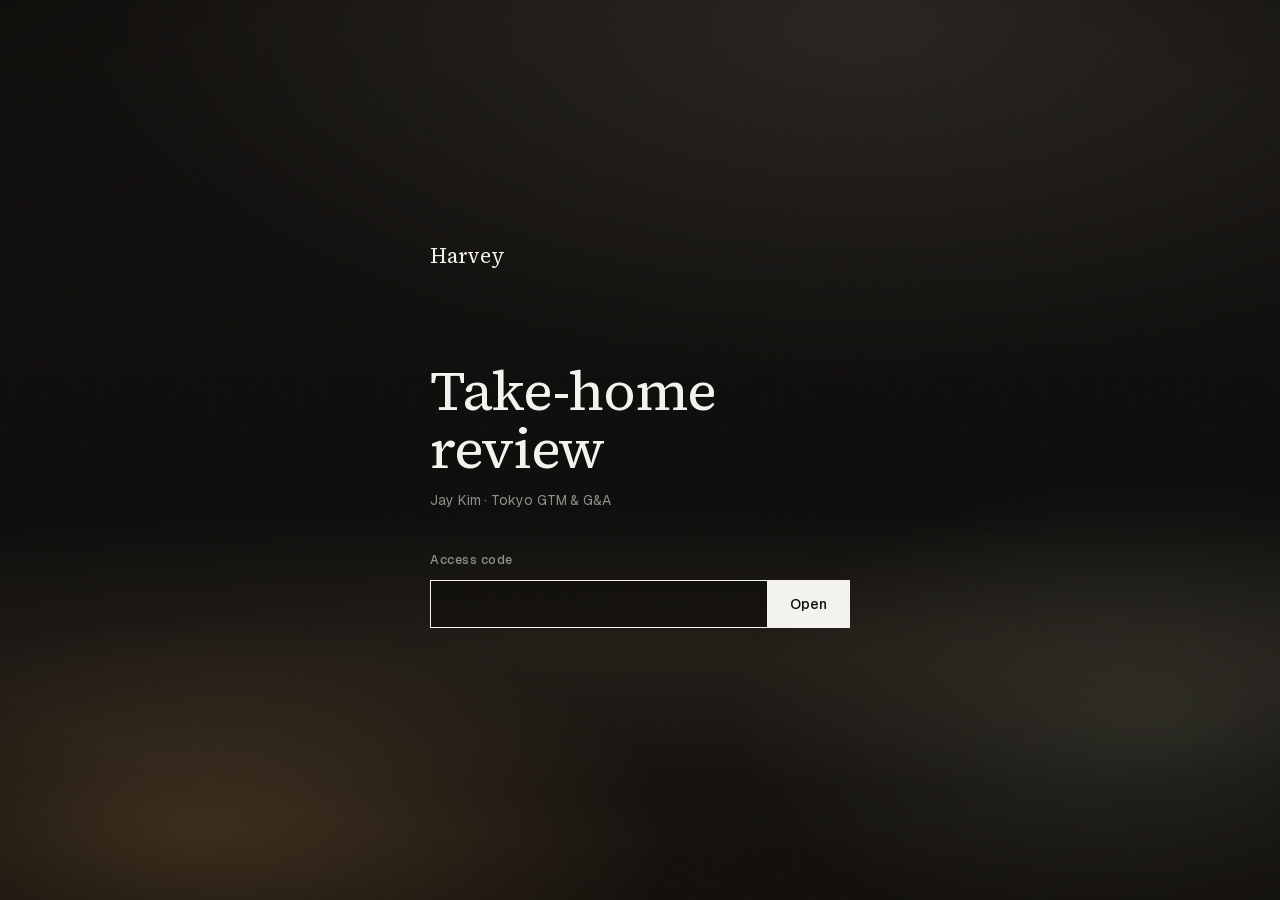
<file: index.html>
<!doctype html>
<html lang="en">
<head>
  <meta charset="utf-8">
  <meta name="viewport" content="width=device-width, initial-scale=1, viewport-fit=cover">
  <meta name="robots" content="noindex, nofollow">
  <meta name="color-scheme" content="dark">
  <meta name="theme-color" content="#0F0E0D">
  <title>Hiring the first Japan GTM team · Jay Kim</title>
  <meta name="description" content="Take-home exercise review for Harvey Tokyo: intake, sourcing and outreach for the first Japan go-to-market hires.">
  <link rel="preload" href="fonts/source-serif-4.woff2" as="font" type="font/woff2" crossorigin>
  <link rel="preload" href="fonts/geist.woff2" as="font" type="font/woff2" crossorigin>
  <link rel="stylesheet" href="styles.css?v=12">
  <!--
    Access gate: a door, not a vault (the repo is public, so the page source is readable by anyone who looks).
    Only SHA-256("jay-kim-harvey-take-home:" + code) lives here, never the code. To change the code, put the new
    digest in this meta tag (recipe in README.md). The boot script below sets data-gate before first paint.
  -->
  <meta name="gate-digest" content="06ed3f16dd035db2b1cabec13378b603ae20d500277765a17dc924a43e811d98">
  <script>
    (function () {
      var d = document.documentElement;
      var want = document.querySelector('meta[name="gate-digest"]').content;
      var open = false;
      try { open = localStorage.getItem("jk-harvey-take-home-gate") === want; } catch (e) {}
      d.setAttribute("data-gate", open ? "open" : "locked");
    })();
  </script>
</head>
<body data-tone="dusk">
  <!-- Painted ground: abstract dusk landscape in CSS, one layer per tone, cross-faded as slides change. -->
  <div class="ground" aria-hidden="true">
    <div class="ground__layer" data-tone="dusk"></div>
    <div class="ground__layer" data-tone="smoke"></div>
    <div class="ground__layer" data-tone="moss"></div>
    <div class="ground__layer" data-tone="ochre"></div>
    <div class="ground__layer" data-tone="slate"></div>
    <div class="ground__grain"></div>
    <div class="ground__vignette"></div>
  </div>

  <div class="gate" id="gate" role="dialog" aria-modal="true" aria-labelledby="gate-title">
    <form class="gate__panel" id="gate-form" autocomplete="off" novalidate>
      <p class="gate__brand">Harvey</p>
      <h1 class="gate__title" id="gate-title">Take-home review</h1>
      <p class="gate__sub">Jay Kim · Tokyo GTM &amp; G&amp;A</p>
      <label class="gate__label" for="gate-code">Access code</label>
      <div class="gate__row">
        <input class="gate__input" id="gate-code" name="code" type="password" inputmode="numeric" autocomplete="off" spellcheck="false" required>
        <button class="gate__btn" type="submit">Open</button>
      </div>
      <p class="gate__error" id="gate-error" role="alert" aria-live="assertive"></p>
      <noscript><p class="gate__error">This review needs JavaScript to open.</p></noscript>
    </form>
  </div>

  <header class="bar">
    <a class="bar__brand" href="#1" aria-label="Back to the first slide">Harvey</a>
    <p class="bar__meta"><span>Tokyo GTM &amp; G&amp;A</span><span class="bar__dot" aria-hidden="true"></span><span>Take-home review</span></p>
    <div class="bar__progress" aria-hidden="true"><i></i></div>
  </header>

  <main class="deck" id="deck" aria-live="polite"></main>

  <nav class="tabs" aria-label="Slides">
    <div class="tabs__track" role="tablist" aria-label="Jump to a slide">
      <span class="tabs__ink" aria-hidden="true"></span>
    </div>
    <div class="tabs__ctrl">
      <span class="tabs__count" aria-live="polite"></span>
      <button class="ctl" type="button" data-step="-1" aria-label="Previous slide">←</button>
      <button class="ctl" type="button" data-step="1" aria-label="Next slide">→</button>
    </div>
  </nav>

  <aside class="notes-panel" id="notes" aria-label="Speaker notes" aria-hidden="true">
    <p class="notes-panel__label">Speaker notes</p>
    <p class="notes-panel__body"></p>
  </aside>

  <p class="keys" aria-hidden="true"><kbd>←</kbd><kbd>→</kbd> move <span>·</span> <kbd>1</kbd>–<kbd>9</kbd> jump <span>·</span> <kbd>N</kbd> notes <span>·</span> <kbd>F</kbd> full screen</p>

  <script src="app.js?v=12" defer></script>
</body>
</html>
</file>
<file: styles.css>
/*
  Harvey take-home review, slide site.
  Look follows harvey.ai as measured in sites/career/harvey/docs/harvey/job-description.md ("Look"):
  warm near-black grounds, monochrome, serif headlines at 400 with tight tracking, sans for everything else,
  square corners, 1px hairlines, no shadows, painterly dark panels (rebuilt here in CSS, no artwork copied).
  Open stand-in faces: Source Serif 4 (headlines) and Geist (text), both SIL OFL.
*/

@font-face {
  font-family: "Source Serif 4";
  src: url("fonts/source-serif-4.woff2") format("woff2");
  font-weight: 400 600;
  font-style: normal;
  font-display: swap;
}
@font-face {
  font-family: "Geist";
  src: url("fonts/geist.woff2") format("woff2");
  font-weight: 100 900;
  font-style: normal;
  font-display: swap;
}

:root {
  --ink: #0f0e0d;
  --ink-2: #1f1d1a;
  --on-dark: #f4f2ee;
  --on-dark-2: rgba(244, 242, 238, 0.78);
  --muted: rgba(244, 242, 238, 0.56);
  --faint: rgba(244, 242, 238, 0.34);
  --hair: rgba(244, 242, 238, 0.14);
  --hair-strong: rgba(244, 242, 238, 0.32);
  --surface: rgba(244, 242, 238, 0.035);
  --surface-hover: rgba(244, 242, 238, 0.065);

  --serif: "Source Serif 4", "Hiragino Mincho ProN", "Yu Mincho", Georgia, serif;
  --sans: "Geist", "Hiragino Sans", "Yu Gothic", system-ui, -apple-system, "Helvetica Neue", Arial, sans-serif;

  --ease: cubic-bezier(0.22, 0.61, 0.12, 1);
  --ease-out: cubic-bezier(0.16, 1, 0.3, 1);
  --gutter: clamp(20px, 6vw, 96px);
  --bar-h: 64px;
  --tabs-h: 58px;
}

*,
*::before,
*::after {
  box-sizing: border-box;
}

html,
body {
  margin: 0;
  height: 100%;
}

body {
  display: grid;
  grid-template-rows: var(--bar-h) minmax(0, 1fr) var(--tabs-h);
  grid-template-columns: minmax(0, 1fr);
  height: 100dvh;
  overflow: hidden;
  background: var(--ink);
  color: var(--on-dark);
  font-family: var(--sans);
  font-size: 16px;
  line-height: 1.5;
  letter-spacing: -0.005em;
  -webkit-font-smoothing: antialiased;
  text-rendering: optimizeLegibility;
}

button {
  font: inherit;
  color: inherit;
}

:focus-visible {
  outline: 1px solid var(--on-dark);
  outline-offset: 3px;
}

/* ------------------------------------------------------------------ painted ground */
.ground {
  position: fixed;
  inset: 0;
  z-index: 0;
  overflow: hidden;
  pointer-events: none;
  background: var(--ink);
}
.ground__layer {
  position: absolute;
  inset: -12%;
  opacity: 0;
  transition: opacity 1.8s var(--ease);
  animation: drift 48s ease-in-out infinite alternate;
  will-change: opacity, transform;
}
body[data-tone="dusk"] .ground__layer[data-tone="dusk"],
body[data-tone="smoke"] .ground__layer[data-tone="smoke"],
body[data-tone="moss"] .ground__layer[data-tone="moss"],
body[data-tone="ochre"] .ground__layer[data-tone="ochre"],
body[data-tone="slate"] .ground__layer[data-tone="slate"] {
  opacity: 1;
}

/* Each tone: a low horizon glow, a far ridge of haze, a smoky sky, over the warm near-black. */
.ground__layer[data-tone="dusk"] {
  background:
    radial-gradient(42% 26% at 22% 84%, rgba(184, 134, 78, 0.26), transparent 72%),
    radial-gradient(120% 18% at 50% 68%, rgba(206, 172, 122, 0.09), transparent 70%),
    radial-gradient(38% 30% at 82% 74%, rgba(98, 104, 88, 0.24), transparent 70%),
    radial-gradient(70% 46% at 64% 12%, rgba(70, 64, 56, 0.42), transparent 70%),
    linear-gradient(180deg, #13110f 0%, #0f0e0d 58%, #17130e 100%);
}
.ground__layer[data-tone="smoke"] {
  background:
    radial-gradient(52% 34% at 76% 22%, rgba(120, 118, 112, 0.22), transparent 70%),
    radial-gradient(46% 30% at 14% 78%, rgba(86, 84, 80, 0.26), transparent 72%),
    radial-gradient(120% 16% at 50% 70%, rgba(170, 164, 152, 0.07), transparent 70%),
    linear-gradient(180deg, #121211 0%, #0f0e0d 60%, #131211 100%);
}
.ground__layer[data-tone="moss"] {
  background:
    radial-gradient(48% 32% at 80% 80%, rgba(96, 112, 88, 0.3), transparent 70%),
    radial-gradient(40% 28% at 12% 26%, rgba(78, 90, 74, 0.22), transparent 72%),
    radial-gradient(120% 16% at 50% 72%, rgba(150, 164, 132, 0.08), transparent 70%),
    linear-gradient(180deg, #10110f 0%, #0f0e0d 60%, #111310 100%);
}
.ground__layer[data-tone="ochre"] {
  background:
    radial-gradient(46% 30% at 74% 82%, rgba(176, 132, 70, 0.28), transparent 70%),
    radial-gradient(44% 30% at 20% 20%, rgba(120, 96, 62, 0.2), transparent 72%),
    radial-gradient(120% 16% at 50% 70%, rgba(210, 176, 118, 0.08), transparent 70%),
    linear-gradient(180deg, #14110d 0%, #0f0e0d 60%, #16120c 100%);
}
.ground__layer[data-tone="slate"] {
  background:
    radial-gradient(50% 34% at 20% 80%, rgba(92, 100, 108, 0.26), transparent 70%),
    radial-gradient(42% 28% at 82% 22%, rgba(118, 112, 102, 0.2), transparent 72%),
    radial-gradient(120% 16% at 50% 70%, rgba(160, 168, 172, 0.07), transparent 70%),
    linear-gradient(180deg, #111213 0%, #0f0e0d 60%, #121314 100%);
}
@keyframes drift {
  from {
    transform: translate3d(-1.5%, 0.5%, 0) scale(1.02);
  }
  to {
    transform: translate3d(1.5%, -1%, 0) scale(1.06);
  }
}
/* Canvas-like texture: fractal noise, very low contrast. */
.ground__grain {
  position: absolute;
  inset: 0;
  opacity: 0.09;
  mix-blend-mode: soft-light;
  background-image: url("data:image/svg+xml;utf8,<svg xmlns='http://www.w3.org/2000/svg' width='240' height='240'><filter id='n'><feTurbulence type='fractalNoise' baseFrequency='0.8' numOctaves='3' stitchTiles='stitch'/><feColorMatrix values='0 0 0 0 1  0 0 0 0 1  0 0 0 0 1  0 0 0 0.9 0'/></filter><rect width='100%' height='100%' filter='url(%23n)'/></svg>");
}
.ground__vignette {
  position: absolute;
  inset: 0;
  background: radial-gradient(120% 90% at 50% 45%, transparent 55%, rgba(0, 0, 0, 0.5) 100%);
}

/* ------------------------------------------------------------------ top bar */
.bar {
  position: relative;
  z-index: 3;
  display: flex;
  align-items: center;
  justify-content: space-between;
  gap: 24px;
  padding: 0 var(--gutter);
}
.bar__brand {
  font-family: var(--serif);
  font-size: 21px;
  font-weight: 400;
  letter-spacing: -0.01em;
  color: var(--on-dark);
  text-decoration: none;
}
.bar__meta {
  display: flex;
  align-items: center;
  gap: 12px;
  margin: 0;
  font-size: 12.5px;
  font-weight: 500;
  letter-spacing: 0.01em;
  color: var(--muted);
}
.bar__dot {
  width: 3px;
  height: 3px;
  background: var(--faint);
}
.bar__progress {
  position: absolute;
  left: var(--gutter);
  right: var(--gutter);
  bottom: 0;
  height: 1px;
  background: var(--hair);
}
.bar__progress i {
  display: block;
  height: 100%;
  background: var(--on-dark-2);
  transform: scaleX(0);
  transform-origin: left center;
  transition: transform 0.9s var(--ease-out);
}

/* ------------------------------------------------------------------ deck and slides */
.deck {
  position: relative;
  z-index: 2;
  min-height: 0;
}
.slide {
  position: absolute;
  inset: 0;
  display: grid;
  align-items: safe center;
  padding: clamp(20px, 4vh, 56px) var(--gutter);
  overflow-x: hidden;
  overflow-y: auto;
  scrollbar-width: thin;
  scrollbar-color: var(--hair) transparent;
  opacity: 0;
  visibility: hidden;
  pointer-events: none;
  filter: blur(6px);
  transform: translate3d(0, 32px, 0);
  transition:
    opacity 0.6s var(--ease),
    transform 0.9s var(--ease-out),
    filter 0.6s var(--ease),
    visibility 0s linear 0.9s;
}
.slide.is-before {
  transform: translate3d(0, -32px, 0);
}
.slide.is-active {
  opacity: 1;
  visibility: visible;
  pointer-events: auto;
  filter: none;
  transform: none;
  transition:
    opacity 0.8s var(--ease) 0.12s,
    transform 1.1s var(--ease-out) 0.12s,
    filter 0.8s var(--ease) 0.12s,
    visibility 0s linear 0s;
}
.slide__inner {
  width: 100%;
  min-width: 0;
  max-width: 1280px;
  margin: 0 auto;
}

/* staged reveals: --d is set per slide in DOM order by app.js */
[data-reveal] {
  opacity: 0;
  transform: translate3d(0, 14px, 0);
  transition:
    opacity 0.5s var(--ease),
    transform 0.6s var(--ease-out);
}
.is-active [data-reveal] {
  opacity: 1;
  transform: none;
  transition:
    opacity 0.9s var(--ease) calc(0.3s + var(--d, 0) * 0.09s),
    transform 1.1s var(--ease-out) calc(0.3s + var(--d, 0) * 0.09s);
}
.line {
  display: block;
  overflow: hidden;
  padding-bottom: 0.08em;
  margin-bottom: -0.08em;
}
.line > span {
  display: inline-block;
  transform: translate3d(0, 108%, 0);
  transition: transform 0.5s var(--ease);
}
.is-active .line > span {
  transform: none;
  transition: transform 1.2s var(--ease-out) calc(0.22s + var(--d, 0) * 0.1s);
}

/* shared type */
.eyebrow {
  display: flex;
  align-items: center;
  gap: 14px;
  margin: 0 0 22px;
  font-size: 12.5px;
  font-weight: 500;
  letter-spacing: 0.04em;
  color: var(--muted);
}
.eyebrow::before {
  content: "";
  width: 28px;
  height: 1px;
  background: currentColor;
}
.title {
  margin: 0;
  font-family: var(--serif);
  font-weight: 400;
  font-size: clamp(34px, 4.6vw, 68px);
  line-height: 1.05;
  letter-spacing: -0.022em;
}

/* ------------------------------------------------------------------ 01 cover */
.cover {
  display: grid;
  grid-template-rows: 1fr auto;
  height: 100%;
}
.cover__title {
  align-self: center;
  margin: 0;
  font-family: var(--serif);
  font-weight: 400;
  font-size: clamp(42px, 6.8vw, 108px);
  line-height: 1.02;
  letter-spacing: -0.026em;
}
.cover__foot {
  padding-bottom: clamp(4px, 2vh, 24px);
}
.rule {
  display: block;
  height: 1px;
  margin-bottom: 18px;
  background: var(--hair-strong);
  transform-origin: left center;
}
.is-active .rule[data-reveal] {
  transform: none;
}
.rule[data-reveal] {
  transform: scaleX(0);
}
.cover__meta {
  display: flex;
  flex-wrap: wrap;
  align-items: baseline;
  gap: 8px 22px;
  font-size: 15px;
  color: var(--muted);
}
.cover__meta strong {
  font-weight: 500;
  color: var(--on-dark);
}
.cover__right {
  margin-left: auto;
}

/* ------------------------------------------------------------------ 02 triad */
.head {
  margin-bottom: clamp(28px, 6vh, 64px);
}
.triad {
  display: grid;
  grid-template-columns: minmax(0, 1fr) auto minmax(0, 1fr) auto minmax(0, 1fr);
  align-items: stretch;
  gap: clamp(10px, 1.6vw, 24px);
  margin: 0;
  padding: 0;
  list-style: none;
}
.triad__cell {
  display: flex;
}
.triad__x {
  align-self: center;
  font-family: var(--serif);
  font-size: clamp(24px, 2.4vw, 34px);
  line-height: 1;
  color: var(--faint);
}
.is-active .triad__x[data-reveal] {
  transform: none;
}
.triad__x[data-reveal] {
  transform: rotate(-90deg) scale(0.6);
}
.card {
  position: relative;
  display: flex;
  color: inherit;
  text-decoration: none;
  flex-direction: column;
  width: 100%;
  min-height: clamp(240px, 38vh, 340px);
  padding: clamp(22px, 2.4vw, 34px);
  border: 1px solid var(--hair);
  border-radius: 0;
  background: var(--surface);
  text-align: left;
  cursor: pointer;
  -webkit-backdrop-filter: blur(6px);
  backdrop-filter: blur(6px);
  transition:
    border-color 0.4s var(--ease),
    background-color 0.4s var(--ease);
}
/* a hairline that draws across the top on hover, like the site's section rules */
.card::before {
  content: "";
  position: absolute;
  top: -1px;
  left: -1px;
  right: -1px;
  height: 1px;
  background: var(--on-dark);
  transform: scaleX(0);
  transform-origin: left center;
  transition: transform 0.7s var(--ease-out);
}
.card:hover,
.card:focus-visible {
  border-color: var(--hair-strong);
  background: var(--surface-hover);
}
.card:hover::before,
.card:focus-visible::before {
  transform: scaleX(1);
}
.card__part {
  font-size: 12.5px;
  font-weight: 500;
  letter-spacing: 0.04em;
  color: var(--muted);
}
.card__word {
  margin-top: clamp(18px, 3.4vh, 40px);
  font-family: var(--serif);
  font-size: clamp(30px, 3vw, 44px);
  line-height: 1.05;
  letter-spacing: -0.02em;
  color: var(--on-dark);
}
.card__q {
  margin-top: 14px;
  font-size: clamp(15px, 1.15vw, 17.5px);
  line-height: 1.5;
  color: var(--on-dark-2);
}
.card__go {
  display: inline-flex;
  align-items: center;
  gap: 10px;
  margin-top: auto;
  padding-top: 24px;
  font-size: 13px;
  font-weight: 500;
  color: var(--faint);
  transition: color 0.4s var(--ease);
}
.card__arrow {
  transition: transform 0.5s var(--ease-out);
}
.card:hover .card__go,
.card:focus-visible .card__go {
  color: var(--on-dark);
}
.card:hover .card__arrow,
.card:focus-visible .card__arrow {
  transform: translateX(4px);
}

/* ------------------------------------------------------------------ part openers */
.part {
  display: grid;
  grid-template-columns: minmax(0, 0.9fr) minmax(0, 1.3fr);
  align-items: end;
  gap: clamp(24px, 5vw, 80px);
}
.part__num {
  margin: 0;
  font-family: var(--serif);
  font-size: clamp(120px, 20vw, 300px);
  font-weight: 400;
  line-height: 0.8;
  letter-spacing: -0.05em;
  color: transparent;
  -webkit-text-stroke: 1px var(--hair-strong);
}
.part__word {
  margin: 0;
  font-family: var(--serif);
  font-weight: 400;
  font-size: clamp(56px, 8.4vw, 132px);
  line-height: 0.98;
  letter-spacing: -0.03em;
}
.part__q {
  max-width: 30ch;
  margin: clamp(18px, 3vh, 32px) 0 0;
  font-size: clamp(17px, 1.6vw, 23px);
  line-height: 1.45;
  color: var(--on-dark-2);
}

/* ------------------------------------------------------------------ tabs */
.tabs {
  position: relative;
  z-index: 3;
  display: flex;
  align-items: stretch;
  gap: 24px;
  padding: 0 var(--gutter);
}
.tabs::before {
  content: "";
  position: absolute;
  top: 0;
  left: var(--gutter);
  right: var(--gutter);
  height: 1px;
  background: var(--hair);
}
.tabs__track {
  position: relative;
  display: flex;
  flex: 1;
  min-width: 0;
  gap: clamp(18px, 2.4vw, 36px);
  overflow-x: auto;
  scrollbar-width: none;
}
.tabs__track::-webkit-scrollbar {
  display: none;
}
.tab {
  display: inline-flex;
  flex: none;
  align-items: center;
  gap: 10px;
  padding: 0;
  border: 0;
  background: none;
  font-size: 13px;
  font-weight: 500;
  color: var(--faint);
  white-space: nowrap;
  cursor: pointer;
  transition: color 0.35s var(--ease);
}
.tab__num {
  font-variant-numeric: tabular-nums;
  font-size: 11.5px;
  color: var(--faint);
  transition: color 0.35s var(--ease);
}
.tab:hover {
  color: var(--on-dark-2);
}
.tab[aria-selected="true"] {
  color: var(--on-dark);
}
.tab[aria-selected="true"] .tab__num {
  color: var(--muted);
}
.tabs__ink {
  position: absolute;
  top: 0;
  left: 0;
  width: 0;
  height: 1px;
  background: var(--on-dark);
  transition:
    transform 0.7s var(--ease-out),
    width 0.7s var(--ease-out);
}
.tabs__ctrl {
  display: flex;
  flex: none;
  align-items: center;
  gap: 8px;
}
.tabs__count {
  margin-right: 8px;
  font-size: 12px;
  font-variant-numeric: tabular-nums;
  color: var(--muted);
}
.ctl {
  display: grid;
  place-items: center;
  width: 34px;
  height: 34px;
  padding: 0;
  border: 1px solid var(--hair);
  border-radius: 0;
  background: transparent;
  font-size: 14px;
  color: var(--on-dark-2);
  cursor: pointer;
  transition:
    border-color 0.3s var(--ease),
    background-color 0.3s var(--ease),
    color 0.3s var(--ease);
}
.ctl:hover {
  border-color: var(--on-dark);
  background: var(--on-dark);
  color: var(--ink);
}
.ctl:disabled {
  opacity: 0.3;
  pointer-events: none;
}

/* ------------------------------------------------------------------ notes and key hint */
.notes-panel {
  position: fixed;
  right: var(--gutter);
  bottom: calc(var(--tabs-h) + 16px);
  z-index: 4;
  width: min(440px, calc(100vw - 2 * var(--gutter)));
  padding: 20px 22px;
  border: 1px solid var(--hair);
  background: rgba(15, 14, 13, 0.9);
  -webkit-backdrop-filter: blur(10px);
  backdrop-filter: blur(10px);
  opacity: 0;
  visibility: hidden;
  transform: translate3d(0, 10px, 0);
  transition:
    opacity 0.4s var(--ease),
    transform 0.5s var(--ease-out),
    visibility 0s linear 0.5s;
}
.notes-panel.is-open {
  opacity: 1;
  visibility: visible;
  transform: none;
  transition:
    opacity 0.4s var(--ease),
    transform 0.5s var(--ease-out),
    visibility 0s;
}
.notes-panel__label {
  margin: 0 0 10px;
  font-size: 11.5px;
  font-weight: 500;
  letter-spacing: 0.06em;
  color: var(--muted);
}
.notes-panel__body {
  margin: 0;
  font-size: 14.5px;
  line-height: 1.55;
  color: var(--on-dark-2);
}
.keys {
  position: fixed;
  right: var(--gutter);
  bottom: calc(var(--tabs-h) + 16px);
  z-index: 3;
  display: flex;
  align-items: center;
  gap: 6px;
  margin: 0;
  font-size: 11.5px;
  color: var(--faint);
  transition: opacity 1.2s var(--ease);
}
.keys.is-hidden,
body.notes-open .keys {
  opacity: 0;
}
.keys span {
  margin: 0 4px;
}
kbd {
  display: inline-grid;
  place-items: center;
  min-width: 18px;
  height: 18px;
  padding: 0 4px;
  border: 1px solid var(--hair);
  font-family: var(--sans);
  font-size: 10.5px;
  color: var(--muted);
}

/* ------------------------------------------------------------------ part 1: shared pieces */
.head--tight {
  margin-bottom: clamp(16px, 3vh, 30px);
}
.title--m {
  font-size: clamp(28px, 3.2vw, 46px);
}
.lead {
  max-width: 62ch;
  margin: 16px 0 0;
  font-size: clamp(15.5px, 1.25vw, 18px);
  line-height: 1.5;
  color: var(--on-dark-2);
}
.foot {
  display: flex;
  flex-wrap: wrap;
  align-items: center;
  gap: 8px 14px;
  margin: clamp(16px, 3vh, 28px) 0 0;
  font-size: 13.5px;
  line-height: 1.55;
  color: var(--muted);
}
.foot .ic {
  --ic-size: 18px;
  color: var(--on-dark-2);
}
.label,
.deal__label {
  font-size: 11.5px;
  font-weight: 500;
  letter-spacing: 0.06em;
  color: var(--muted);
}
.legend {
  display: flex;
  flex-wrap: wrap;
  gap: 6px 18px;
  margin: 14px 0 0;
  padding: 0;
  list-style: none;
  font-size: 13px;
  color: var(--on-dark-2);
}
.legend li {
  display: inline-flex;
  align-items: center;
  gap: 7px;
}
.legend .ic {
  --ic-size: 17px;
}
.card .ic {
  --ic-size: 30px;
  margin-bottom: clamp(14px, 2.4vh, 26px);
  color: var(--on-dark-2);
}
.card .card__part + .card__word {
  margin-top: 6px;
}

/* ------------------------------------------------------------------ part 1: the principle */
.chain {
  position: relative;
  display: grid;
  grid-template-columns: repeat(6, minmax(0, 1fr));
  margin: 0;
  padding: 0;
  list-style: none;
  border-top: 1px solid var(--hair);
}
/* the line that draws along the top of the chain as the slide comes in */
.chain::before {
  content: "";
  position: absolute;
  top: -1px;
  left: 0;
  right: 0;
  height: 1px;
  background: var(--on-dark-2);
  transform: scaleX(0);
  transform-origin: left center;
  transition: transform 0.4s var(--ease);
}
.is-active .chain::before {
  transform: scaleX(1);
  transition: transform 2.2s var(--ease-out) 0.5s;
}
.chain__step {
  display: flex;
  flex-direction: column;
  gap: 10px;
  padding: 24px clamp(10px, 1.4vw, 22px) 0 0;
}
.chain__step + .chain__step {
  padding-left: clamp(10px, 1.4vw, 22px);
  border-left: 1px solid var(--hair);
}
.chain__step .ic {
  --ic-size: clamp(26px, 2.4vw, 34px);
  color: var(--on-dark-2);
}
.chain__num {
  font-size: 11.5px;
  font-variant-numeric: tabular-nums;
  color: var(--faint);
}
.chain__word {
  font-family: var(--serif);
  font-size: clamp(22px, 2vw, 30px);
  line-height: 1.05;
  letter-spacing: -0.02em;
}
.chain__line {
  font-size: 14px;
  line-height: 1.4;
  color: var(--on-dark-2);
}
.test {
  display: grid;
  grid-template-columns: auto minmax(0, 1fr);
  gap: 14px clamp(20px, 3vw, 44px);
  align-items: center;
  margin-top: clamp(28px, 6vh, 60px);
  padding: 20px 24px;
  border: 1px solid var(--hair);
  border-left: 1px solid var(--on-dark);
  background: var(--surface);
}
.test__label {
  margin: 0;
  font-family: var(--serif);
  font-size: clamp(18px, 1.6vw, 23px);
  line-height: 1.3;
  letter-spacing: -0.01em;
}
.test .legend {
  margin: 0;
  gap: 10px 26px;
  font-size: clamp(14px, 1.15vw, 16px);
  color: var(--on-dark);
}
.test .legend .ic {
  --ic-size: 22px;
}
.test__text {
  grid-column: 1 / -1;
  margin: 0;
  font-size: 13.5px;
  color: var(--muted);
}

/* ------------------------------------------------------------------ part 1: the opening question */
.ask {
  margin: 0;
  font-family: var(--serif);
  font-weight: 400;
  font-size: clamp(32px, 4vw, 58px);
  line-height: 1.1;
  letter-spacing: -0.022em;
}
.read {
  display: grid;
  grid-template-columns: minmax(0, 0.8fr) repeat(3, minmax(0, 1fr));
  gap: clamp(18px, 2.6vw, 40px);
  margin-top: clamp(32px, 7vh, 72px);
  padding-top: 22px;
  border-top: 1px solid var(--hair-strong);
}
.read__label {
  margin: 0;
  font-family: var(--serif);
  font-size: clamp(22px, 2vw, 30px);
  line-height: 1.15;
  letter-spacing: -0.015em;
}
.read__item {
  display: flex;
  flex-direction: column;
  gap: 12px;
}
.read__item .ic {
  --ic-size: 26px;
  color: var(--on-dark-2);
}
.read__item p {
  margin: 0;
  font-size: clamp(14.5px, 1.15vw, 16.5px);
  line-height: 1.45;
  color: var(--on-dark-2);
}

/* ------------------------------------------------------------------ part 1: questions for one role */
/* step · question · three columns marking what the answer changes (who / where / what I say) */
.qx {
  --qfs: clamp(18px, 1.65vw, 24px);
  display: grid;
  grid-template-columns: clamp(76px, 8vw, 112px) minmax(0, 1fr) repeat(3, clamp(62px, 6.4vw, 92px));
}
.qx__head,
.qx__row {
  grid-column: 1 / -1;
  display: grid;
  grid-template-columns: subgrid;
  align-items: start;
}
.qx__head {
  align-items: end;
  padding-bottom: 10px;
  border-bottom: 1px solid var(--hair-strong);
}
.qx__row {
  padding: clamp(12px, 2.3vh, 22px) 0;
  border-bottom: 1px solid var(--hair);
}
.qx__h,
.qx__step {
  font-size: 11.5px;
  font-weight: 500;
  letter-spacing: 0.06em;
  color: var(--muted);
}
.qx__step {
  line-height: calc(var(--qfs) * 1.3);
}
.qx__col {
  display: flex;
  flex-direction: column;
  align-items: center;
  gap: 8px;
  font-size: 11.5px;
  font-weight: 500;
  letter-spacing: 0.02em;
  text-align: center;
  color: var(--on-dark-2);
}
.qx__col .ic {
  --ic-size: 22px;
}
.qx__q {
  margin: 0;
  text-wrap: pretty;
  padding-right: clamp(8px, 2vw, 32px);
  font-family: var(--serif);
  font-size: var(--qfs);
  line-height: 1.3;
  letter-spacing: -0.01em;
}
.qx__mark {
  justify-self: center;
  width: 9px;
  height: 9px;
  margin-top: calc(var(--qfs) * 0.65 - 4.5px);
  background: var(--on-dark);
}
.qx__mark.is-off {
  visibility: hidden;
}

/* ------------------------------------------------------------------ part 1: the pool */
.pool {
  display: grid;
  grid-template-columns: minmax(0, 1.5fr) minmax(0, 1fr);
  gap: clamp(28px, 5vw, 80px);
  align-items: start;
}
.funnel {
  margin: 0;
  padding: 0;
  list-style: none;
}
.funnel__step {
  display: grid;
  grid-template-columns: clamp(104px, 10.5vw, 152px) minmax(0, 1fr);
  gap: 8px clamp(14px, 2vw, 28px);
  align-items: baseline;
  padding: clamp(8px, 1.6vh, 14px) 0;
}
.funnel__n {
  font-family: var(--serif);
  font-size: clamp(21px, 1.9vw, 28px);
  letter-spacing: -0.015em;
  white-space: nowrap;
  color: var(--on-dark-2);
}
.funnel__label {
  font-size: clamp(14px, 1.1vw, 15.5px);
  line-height: 1.35;
  color: var(--on-dark-2);
}
.funnel__label em {
  margin-left: 8px;
  font-style: normal;
  font-size: 12px;
  color: var(--muted);
}
.funnel__bar {
  grid-column: 2;
  width: var(--w);
  height: 3px;
  background: var(--hair-strong);
  transform: scaleX(0);
  transform-origin: left center;
  transition: transform 0.4s var(--ease);
}
.is-active .funnel__bar {
  transform: none;
  transition: transform 1.3s var(--ease-out) calc(0.45s + var(--d, 0) * 0.12s);
}
.funnel__step--end .funnel__n {
  font-size: clamp(32px, 3.2vw, 48px);
  color: var(--on-dark);
}
.funnel__step--end .funnel__label {
  color: var(--on-dark);
}
.funnel__step--end .funnel__bar {
  background: var(--on-dark);
}
.funnel__note {
  margin: 14px 0 0;
  font-size: 12.5px;
  color: var(--muted);
}
.side {
  display: grid;
  gap: clamp(24px, 5vh, 44px);
}
.side__item {
  padding-top: 16px;
  border-top: 1px solid var(--hair-strong);
}
.side__label {
  margin: 0 0 10px;
  font-size: 11.5px;
  font-weight: 500;
  letter-spacing: 0.06em;
  color: var(--muted);
}
.side__big {
  margin: 0;
  text-wrap: balance;
  font-family: var(--serif);
  font-size: clamp(19px, 1.7vw, 25px);
  line-height: 1.28;
  letter-spacing: -0.012em;
}
.side__small {
  margin: 10px 0 0;
  font-size: 14px;
  line-height: 1.5;
  color: var(--on-dark-2);
}
.callout {
  padding: 20px 24px;
  border: 1px solid var(--hair);
  border-left: 1px solid var(--on-dark);
  background: var(--surface);
}
.callout .side__label {
  margin-bottom: 8px;
}

/* ------------------------------------------------------------------ part 1: what we decide (tiles) */
.tiles {
  display: grid;
  grid-template-columns: repeat(3, minmax(0, 1fr));
  gap: clamp(26px, 5vh, 48px) clamp(22px, 3.2vw, 52px);
}
.tile {
  display: flex;
  flex-direction: column;
  gap: 10px;
  padding-top: 18px;
  border-top: 1px solid var(--hair-strong);
}
.tile__top {
  display: flex;
  align-items: center;
  gap: 12px;
}
.tile__top .ic {
  --ic-size: 24px;
  color: var(--on-dark-2);
}
.tile__name {
  margin: 0;
  font-family: var(--serif);
  font-size: clamp(20px, 1.75vw, 26px);
  line-height: 1.1;
  letter-spacing: -0.015em;
}
.tile__fact {
  margin: 0;
  font-size: clamp(13.5px, 1.05vw, 15px);
  line-height: 1.5;
  color: var(--muted);
}
.tile__agree {
  margin: 0;
  font-size: clamp(14px, 1.1vw, 15.5px);
  font-weight: 500;
  line-height: 1.45;
  color: var(--on-dark);
}
.tile__agree::before {
  content: "→ ";
  color: var(--muted);
}

/* ------------------------------------------------------------------ part 1: the deal and the dates */
.deal {
  display: grid;
  grid-template-columns: repeat(2, minmax(0, 1fr));
  gap: clamp(22px, 3.2vw, 52px);
}
.deal__label {
  margin: 0;
  padding-bottom: 8px;
  border-bottom: 1px solid var(--hair-strong);
}
.deal__list {
  margin: 0;
  padding: 0;
  list-style: none;
}
.deal__list li {
  display: grid;
  grid-template-columns: clamp(64px, 6vw, 84px) minmax(0, 1fr);
  gap: 14px;
  align-items: baseline;
  padding: 9px 0;
  border-bottom: 1px solid var(--hair);
  font-size: clamp(14px, 1.15vw, 16px);
  line-height: 1.4;
}
.deal__list b {
  font-size: 12px;
  font-weight: 500;
  letter-spacing: 0.03em;
  color: var(--muted);
}
.cal-wrap {
  margin-top: clamp(26px, 5vh, 48px);
  overflow-x: auto;
  scrollbar-width: thin;
}
.cal {
  --months: 9;
  display: grid;
  grid-template-columns: 76px minmax(0, 1fr);
  row-gap: 10px;
  min-width: 620px;
}
.cal__months,
.cal__grid,
.cal__shade,
.cal__track,
.cal__axis {
  grid-column: 2;
}
.cal__months {
  display: grid;
  grid-template-columns: repeat(var(--months), minmax(0, 1fr));
  border-bottom: 1px solid var(--hair-strong);
}
.cal__months span {
  padding: 0 0 6px 7px;
  border-left: 1px solid var(--hair);
  font-size: 12px;
  color: var(--muted);
}
/* month gridlines behind the lanes */
.cal__grid {
  grid-row: 2 / 6;
  background-image: linear-gradient(90deg, var(--hair) 1px, transparent 1px);
  background-size: calc(100% / var(--months)) 100%;
}
/* the Japanese calendar's fixed dates, on their own thin row */
.cal__shade {
  position: relative;
  z-index: 1;
  grid-row: 5;
  align-self: center;
  height: 6px;
}
.cal__band {
  position: absolute;
  top: 0;
  bottom: 0;
  left: calc(var(--s) / var(--months) * 100%);
  width: calc((var(--e) - var(--s)) / var(--months) * 100%);
  background: var(--on-dark-2);
}
.cal__name {
  grid-column: 1;
  align-self: center;
  font-size: 12px;
  font-weight: 500;
  letter-spacing: 0.04em;
  color: var(--muted);
}
.cal__track {
  position: relative;
  z-index: 1;
  height: 30px;
}
.cal__bar,
.cal__pin {
  position: absolute;
  top: 0;
  bottom: 0;
  left: calc(var(--s) / var(--months) * 100%);
}
.cal__bar {
  display: flex;
  align-items: center;
  width: calc((var(--e) - var(--s)) / var(--months) * 100%);
  padding: 0 9px;
  overflow: hidden;
  background: rgba(244, 242, 238, 0.24);
  font-size: 12px;
  white-space: nowrap;
  color: var(--on-dark);
  transform: scaleX(0);
  transform-origin: left center;
  transition: transform 0.4s var(--ease);
}
.is-active .cal__bar {
  transform: none;
  transition: transform 1.1s var(--ease-out) calc(0.5s + var(--d, 0) * 0.12s);
}
.cal__bar--notice {
  background: transparent;
  border: 1px solid var(--hair-strong);
  color: var(--on-dark-2);
}
.cal__bar--ghost {
  background: transparent;
  border: 1px dashed var(--hair-strong);
  color: var(--muted);
}
.cal__pin {
  display: flex;
  align-items: center;
  padding-left: 8px;
  border-left: 2px solid var(--on-dark);
  font-size: 12px;
  font-weight: 500;
  white-space: nowrap;
}
.cal__pin--muted {
  border-left-color: var(--muted);
  color: var(--muted);
}
.cal__axis {
  position: relative;
  grid-row: 6;
  height: 16px;
  margin-top: -4px;
}
.cal__axis span {
  position: absolute;
  top: 0;
  left: calc(var(--s) / var(--months) * 100%);
  font-size: 11.5px;
  white-space: nowrap;
  color: var(--muted);
}

/* ------------------------------------------------------------------ line icons
   Drawn for this deck (24px grid, 1.5 stroke, square caps), shown as masks so they take the text colour.
   Use: <span class="ic ic--calendar" aria-hidden="true"></span>. Size with --ic-size. */
.ic {
  display: inline-block;
  flex: none;
  width: var(--ic-size, 22px);
  height: var(--ic-size, 22px);
  background-color: currentColor;
  -webkit-mask: var(--ic) center / contain no-repeat;
  mask: var(--ic) center / contain no-repeat;
  vertical-align: -0.2em;
}
.ic--target {
  --ic: url("data:image/svg+xml,%3Csvg xmlns=%22http://www.w3.org/2000/svg%22 viewBox=%220 0 24 24%22 fill=%22none%22 stroke=%22black%22 stroke-width=%221.5%22 stroke-linecap=%22square%22 stroke-linejoin=%22miter%22%3E%3Ccircle cx=%2212%22 cy=%2212%22 r=%229%22/%3E%3Ccircle cx=%2212%22 cy=%2212%22 r=%225%22/%3E%3Ccircle cx=%2212%22 cy=%2212%22 r=%221.2%22/%3E%3C/svg%3E");
}
.ic--flag {
  --ic: url("data:image/svg+xml,%3Csvg xmlns=%22http://www.w3.org/2000/svg%22 viewBox=%220 0 24 24%22 fill=%22none%22 stroke=%22black%22 stroke-width=%221.5%22 stroke-linecap=%22square%22 stroke-linejoin=%22miter%22%3E%3Cpath d=%22M5 21V3.5h12.5l-2.5 4.5 2.5 4.5H5%22/%3E%3C/svg%3E");
}
.ic--person {
  --ic: url("data:image/svg+xml,%3Csvg xmlns=%22http://www.w3.org/2000/svg%22 viewBox=%220 0 24 24%22 fill=%22none%22 stroke=%22black%22 stroke-width=%221.5%22 stroke-linecap=%22square%22 stroke-linejoin=%22miter%22%3E%3Ccircle cx=%2212%22 cy=%228%22 r=%224%22/%3E%3Cpath d=%22M4 21c0-4.6 3.6-7.5 8-7.5s8 2.9 8 7.5%22/%3E%3C/svg%3E");
}
.ic--people {
  --ic: url("data:image/svg+xml,%3Csvg xmlns=%22http://www.w3.org/2000/svg%22 viewBox=%220 0 24 24%22 fill=%22none%22 stroke=%22black%22 stroke-width=%221.5%22 stroke-linecap=%22square%22 stroke-linejoin=%22miter%22%3E%3Ccircle cx=%229%22 cy=%228.5%22 r=%223.5%22/%3E%3Cpath d=%22M2.5 20c0-3.9 2.9-6.5 6.5-6.5s6.5 2.6 6.5 6.5%22/%3E%3Ccircle cx=%2217%22 cy=%229%22 r=%222.6%22/%3E%3Cpath d=%22M17.5 14c2.4.3 4 2.4 4 5.2%22/%3E%3C/svg%3E");
}
.ic--steps {
  --ic: url("data:image/svg+xml,%3Csvg xmlns=%22http://www.w3.org/2000/svg%22 viewBox=%220 0 24 24%22 fill=%22none%22 stroke=%22black%22 stroke-width=%221.5%22 stroke-linecap=%22square%22 stroke-linejoin=%22miter%22%3E%3Cpath d=%22M3 4h6v6H3zM15 14h6v6h-6zM9 7h3.5v10H15%22/%3E%3C/svg%3E");
}
.ic--calendar {
  --ic: url("data:image/svg+xml,%3Csvg xmlns=%22http://www.w3.org/2000/svg%22 viewBox=%220 0 24 24%22 fill=%22none%22 stroke=%22black%22 stroke-width=%221.5%22 stroke-linecap=%22square%22 stroke-linejoin=%22miter%22%3E%3Cpath d=%22M3.5 5.5h17v15h-17zM3.5 10h17M8 3v5M16 3v5%22/%3E%3C/svg%3E");
}
.ic--clock {
  --ic: url("data:image/svg+xml,%3Csvg xmlns=%22http://www.w3.org/2000/svg%22 viewBox=%220 0 24 24%22 fill=%22none%22 stroke=%22black%22 stroke-width=%221.5%22 stroke-linecap=%22square%22 stroke-linejoin=%22miter%22%3E%3Ccircle cx=%2212%22 cy=%2212%22 r=%229%22/%3E%3Cpath d=%22M12 6.5V12l3.5 2.5%22/%3E%3C/svg%3E");
}
.ic--yen {
  --ic: url("data:image/svg+xml,%3Csvg xmlns=%22http://www.w3.org/2000/svg%22 viewBox=%220 0 24 24%22 fill=%22none%22 stroke=%22black%22 stroke-width=%221.5%22 stroke-linecap=%22square%22 stroke-linejoin=%22miter%22%3E%3Cpath d=%22M6 3.5l6 8 6-8M12 11.5V21M7.5 13.5h9M7.5 17.5h9%22/%3E%3C/svg%3E");
}
.ic--seed {
  --ic: url("data:image/svg+xml,%3Csvg xmlns=%22http://www.w3.org/2000/svg%22 viewBox=%220 0 24 24%22 fill=%22none%22 stroke=%22black%22 stroke-width=%221.5%22 stroke-linecap=%22square%22 stroke-linejoin=%22miter%22%3E%3Cpath d=%22M12 21v-8.5%22/%3E%3Cpath d=%22M12 12.5c0-4.2 2.8-6.5 7.5-6.5 0 4.2-2.8 6.5-7.5 6.5z%22/%3E%3Cpath d=%22M12 15c0-3.3-2.2-5.2-6.2-5.2 0 3.3 2.2 5.2 6.2 5.2z%22/%3E%3C/svg%3E");
}
.ic--briefcase {
  --ic: url("data:image/svg+xml,%3Csvg xmlns=%22http://www.w3.org/2000/svg%22 viewBox=%220 0 24 24%22 fill=%22none%22 stroke=%22black%22 stroke-width=%221.5%22 stroke-linecap=%22square%22 stroke-linejoin=%22miter%22%3E%3Cpath d=%22M3 7.5h18v12.5H3zM9 7.5V4.5h6v3M3 13h18%22/%3E%3C/svg%3E");
}
.ic--torii {
  --ic: url("data:image/svg+xml,%3Csvg xmlns=%22http://www.w3.org/2000/svg%22 viewBox=%220 0 24 24%22 fill=%22none%22 stroke=%22black%22 stroke-width=%221.5%22 stroke-linecap=%22square%22 stroke-linejoin=%22miter%22%3E%3Cpath d=%22M2.5 4.5c4 1.3 15 1.3 19 0M4.5 9h15M7 5.3V21M17 5.3V21M12 6v3%22/%3E%3C/svg%3E");
}
.ic--lang {
  --ic: url("data:image/svg+xml,%3Csvg xmlns=%22http://www.w3.org/2000/svg%22 viewBox=%220 0 24 24%22 fill=%22none%22 stroke=%22black%22 stroke-width=%221.5%22 stroke-linecap=%22square%22 stroke-linejoin=%22miter%22%3E%3Cpath d=%22M3 5.5h8.5M7.25 3.5v2M5 5.5c.6 3.6 2.8 6.3 6 7.6M9.6 5.5c-.8 3.6-3 6.4-6.4 7.8M13 21l4-10 4 10M14.4 17.5h5.2%22/%3E%3C/svg%3E");
}
.ic--scale {
  --ic: url("data:image/svg+xml,%3Csvg xmlns=%22http://www.w3.org/2000/svg%22 viewBox=%220 0 24 24%22 fill=%22none%22 stroke=%22black%22 stroke-width=%221.5%22 stroke-linecap=%22square%22 stroke-linejoin=%22miter%22%3E%3Cpath d=%22M12 3.5V20M6 20.5h12M4.5 7h15%22/%3E%3Cpath d=%22M4.5 7 2 13.5c0 1.4 1.1 2.4 2.5 2.4S7 14.9 7 13.5zM19.5 7 17 13.5c0 1.4 1.1 2.4 2.5 2.4s2.5-1 2.5-2.4z%22/%3E%3C/svg%3E");
}
.ic--search {
  --ic: url("data:image/svg+xml,%3Csvg xmlns=%22http://www.w3.org/2000/svg%22 viewBox=%220 0 24 24%22 fill=%22none%22 stroke=%22black%22 stroke-width=%221.5%22 stroke-linecap=%22square%22 stroke-linejoin=%22miter%22%3E%3Ccircle cx=%2210.5%22 cy=%2210.5%22 r=%226.5%22/%3E%3Cpath d=%22M15.5 15.5 21 21%22/%3E%3C/svg%3E");
}
.ic--chat {
  --ic: url("data:image/svg+xml,%3Csvg xmlns=%22http://www.w3.org/2000/svg%22 viewBox=%220 0 24 24%22 fill=%22none%22 stroke=%22black%22 stroke-width=%221.5%22 stroke-linecap=%22square%22 stroke-linejoin=%22miter%22%3E%3Cpath d=%22M3.5 4.5h17v11.5H9.5l-6 4.5z%22/%3E%3C/svg%3E");
}
.ic--funnel {
  --ic: url("data:image/svg+xml,%3Csvg xmlns=%22http://www.w3.org/2000/svg%22 viewBox=%220 0 24 24%22 fill=%22none%22 stroke=%22black%22 stroke-width=%221.5%22 stroke-linecap=%22square%22 stroke-linejoin=%22miter%22%3E%3Cpath d=%22M3 4h18l-7 8.5V19l-4 2v-8.5z%22/%3E%3C/svg%3E");
}
.ic--network {
  --ic: url("data:image/svg+xml,%3Csvg xmlns=%22http://www.w3.org/2000/svg%22 viewBox=%220 0 24 24%22 fill=%22none%22 stroke=%22black%22 stroke-width=%221.5%22 stroke-linecap=%22square%22 stroke-linejoin=%22miter%22%3E%3Ccircle cx=%2212%22 cy=%225%22 r=%222.2%22/%3E%3Ccircle cx=%225%22 cy=%2218%22 r=%222.2%22/%3E%3Ccircle cx=%2219%22 cy=%2218%22 r=%222.2%22/%3E%3Cpath d=%22M10.9 6.9 6.1 16.1M13.1 6.9l4.8 9.2M7.2 18h9.6%22/%3E%3C/svg%3E");
}
.ic--ban {
  --ic: url("data:image/svg+xml,%3Csvg xmlns=%22http://www.w3.org/2000/svg%22 viewBox=%220 0 24 24%22 fill=%22none%22 stroke=%22black%22 stroke-width=%221.5%22 stroke-linecap=%22square%22 stroke-linejoin=%22miter%22%3E%3Ccircle cx=%2212%22 cy=%2212%22 r=%229%22/%3E%3Cpath d=%22M5.6 5.6l12.8 12.8%22/%3E%3C/svg%3E");
}
.ic--check {
  --ic: url("data:image/svg+xml,%3Csvg xmlns=%22http://www.w3.org/2000/svg%22 viewBox=%220 0 24 24%22 fill=%22none%22 stroke=%22black%22 stroke-width=%221.5%22 stroke-linecap=%22square%22 stroke-linejoin=%22miter%22%3E%3Cpath d=%22M4.5 12.5 9.5 17.5 19.5 6.5%22/%3E%3C/svg%3E");
}
.ic--arrow {
  --ic: url("data:image/svg+xml,%3Csvg xmlns=%22http://www.w3.org/2000/svg%22 viewBox=%220 0 24 24%22 fill=%22none%22 stroke=%22black%22 stroke-width=%221.5%22 stroke-linecap=%22square%22 stroke-linejoin=%22miter%22%3E%3Cpath d=%22M4 12h15.5M13.5 6l6 6-6 6%22/%3E%3C/svg%3E");
}
.ic--gift {
  --ic: url("data:image/svg+xml,%3Csvg xmlns=%22http://www.w3.org/2000/svg%22 viewBox=%220 0 24 24%22 fill=%22none%22 stroke=%22black%22 stroke-width=%221.5%22 stroke-linecap=%22square%22 stroke-linejoin=%22miter%22%3E%3Cpath d=%22M3.5 8.5h17v4h-17zM5 12.5h14V21H5zM12 8.5V21%22/%3E%3Cpath d=%22M12 8.5C10.5 4.5 6.5 4 6.5 6.5c0 2 3.5 2 5.5 2zM12 8.5c1.5-4 5.5-4.5 5.5-2 0 2-3.5 2-5.5 2z%22/%3E%3C/svg%3E");
}
.ic--door {
  --ic: url("data:image/svg+xml,%3Csvg xmlns=%22http://www.w3.org/2000/svg%22 viewBox=%220 0 24 24%22 fill=%22none%22 stroke=%22black%22 stroke-width=%221.5%22 stroke-linecap=%22square%22 stroke-linejoin=%22miter%22%3E%3Cpath d=%22M5 21V3.5h11V21M3 21h18M12.5 12.5h.01%22/%3E%3Cpath d=%22M16 6.5l3.5 1.5V21%22/%3E%3C/svg%3E");
}
.ic--eye {
  --ic: url("data:image/svg+xml,%3Csvg xmlns=%22http://www.w3.org/2000/svg%22 viewBox=%220 0 24 24%22 fill=%22none%22 stroke=%22black%22 stroke-width=%221.5%22 stroke-linecap=%22square%22 stroke-linejoin=%22miter%22%3E%3Cpath d=%22M2 12s3.6-6.5 10-6.5S22 12 22 12s-3.6 6.5-10 6.5S2 12 2 12z%22/%3E%3Ccircle cx=%2212%22 cy=%2212%22 r=%223%22/%3E%3C/svg%3E");
}
.ic--warn {
  --ic: url("data:image/svg+xml,%3Csvg xmlns=%22http://www.w3.org/2000/svg%22 viewBox=%220 0 24 24%22 fill=%22none%22 stroke=%22black%22 stroke-width=%221.5%22 stroke-linecap=%22square%22 stroke-linejoin=%22miter%22%3E%3Cpath d=%22M12 3.5 21.5 20h-19z M12 9.5v5M12 17v.5%22/%3E%3C/svg%3E");
}
.ic--spark {
  --ic: url("data:image/svg+xml,%3Csvg xmlns=%22http://www.w3.org/2000/svg%22 viewBox=%220 0 24 24%22 fill=%22none%22 stroke=%22black%22 stroke-width=%221.5%22 stroke-linecap=%22square%22 stroke-linejoin=%22miter%22%3E%3Cpath d=%22M12 3v5M12 16v5M3 12h5M16 12h5M6 6l2.8 2.8M15.2 15.2 18 18M18 6l-2.8 2.8M8.8 15.2 6 18%22/%3E%3C/svg%3E");
}
.ic--loop {
  --ic: url("data:image/svg+xml,%3Csvg xmlns=%22http://www.w3.org/2000/svg%22 viewBox=%220 0 24 24%22 fill=%22none%22 stroke=%22black%22 stroke-width=%221.5%22 stroke-linecap=%22square%22 stroke-linejoin=%22miter%22%3E%3Cpath d=%22M20 12a8 8 0 0 1-14.3 4.9M4 12a8 8 0 0 1 14.3-4.9%22/%3E%3Cpath d=%22M18.5 3v4.5H14M5.5 21v-4.5H10%22/%3E%3C/svg%3E");
}
.ic--bolt {
  --ic: url("data:image/svg+xml,%3Csvg xmlns=%22http://www.w3.org/2000/svg%22 viewBox=%220 0 24 24%22 fill=%22none%22 stroke=%22black%22 stroke-width=%221.5%22 stroke-linecap=%22square%22 stroke-linejoin=%22miter%22%3E%3Cpath d=%22M13.5 2.5 5 13.5h6l-1 8 8.5-11h-6z%22/%3E%3C/svg%3E");
}


/* ------------------------------------------------------------------ blocks the web editor inserts */
.tx {
  max-width: 68ch;
  margin: 14px 0 0;
  font-size: clamp(16px, 1.3vw, 19px);
  line-height: 1.55;
  color: var(--on-dark-2);
}
.tx--h {
  font-family: var(--serif);
  font-weight: 400;
  font-size: clamp(24px, 2.4vw, 36px);
  line-height: 1.15;
  letter-spacing: -0.015em;
  color: var(--on-dark);
}
.tx--list {
  padding-left: 1.15em;
}
.tx--list li {
  margin: 6px 0;
}
.fig {
  margin: 0;
}
.fig img {
  display: block;
  max-width: 100%;
  height: auto;
}
.fig--empty {
  display: grid;
  place-items: center;
  min-height: 260px;
  border: 1px dashed var(--hair-strong);
  font-size: 13px;
  color: var(--faint);
}
.fig--empty::before {
  content: "Image: select this box, then Insert → Image";
}
html:not(.editing) .fig--empty {
  display: none;
}
.split {
  display: grid;
  grid-template-columns: minmax(0, 1fr) minmax(0, 1fr);
  gap: clamp(24px, 4vw, 64px);
  align-items: center;
}

/* ------------------------------------------------------------------ access gate */
/* Locked (or JavaScript off, attribute absent): only the painted ground and the gate show. */
html:not([data-gate="open"]) :is(.bar, .deck, .tabs, .keys, .notes-panel) {
  visibility: hidden;
}
.gate {
  position: fixed;
  inset: 0;
  z-index: 10;
  display: grid;
  place-items: center;
  padding: var(--gutter);
  transition:
    opacity 0.8s var(--ease),
    visibility 0s linear 0.8s;
}
html[data-gate="open"] .gate {
  opacity: 0;
  visibility: hidden;
  pointer-events: none;
}
.gate__panel {
  width: min(420px, 100%);
  animation: gate-rise 1.2s var(--ease-out) both 0.1s;
}
@keyframes gate-rise {
  from {
    opacity: 0;
    transform: translate3d(0, 16px, 0);
  }
  to {
    opacity: 1;
    transform: none;
  }
}
.gate__brand {
  margin: 0 0 clamp(40px, 10vh, 96px);
  font-family: var(--serif);
  font-size: 21px;
  letter-spacing: -0.01em;
}
.gate__title {
  margin: 0;
  font-family: var(--serif);
  font-weight: 400;
  font-size: clamp(36px, 5vw, 56px);
  line-height: 1.04;
  letter-spacing: -0.024em;
}
.gate__sub {
  margin: 12px 0 40px;
  font-size: 14px;
  color: var(--muted);
}
.gate__label {
  display: block;
  margin-bottom: 10px;
  font-size: 12.5px;
  font-weight: 500;
  letter-spacing: 0.04em;
  color: var(--muted);
}
.gate__row {
  display: flex;
}
.gate__input {
  flex: 1;
  min-width: 0;
  height: 48px;
  padding: 0 14px;
  border: 1px solid var(--hair-strong);
  border-right: 0;
  border-radius: 0;
  background: rgba(15, 14, 13, 0.6);
  color: var(--on-dark);
  font: 500 18px var(--sans);
  letter-spacing: 0.3em;
  outline: none;
  transition: border-color 0.3s var(--ease);
}
.gate__input:focus {
  border-color: var(--on-dark);
}
.gate__btn {
  height: 48px;
  padding: 0 22px;
  border: 1px solid var(--on-dark);
  border-radius: 0;
  background: var(--on-dark);
  color: var(--ink);
  font-size: 14px;
  font-weight: 500;
  cursor: pointer;
  transition:
    background-color 0.3s var(--ease),
    color 0.3s var(--ease);
}
.gate__btn:hover {
  background: transparent;
  color: var(--on-dark);
}
.gate__error {
  min-height: 1.5em;
  margin: 12px 0 0;
  font-size: 13px;
  color: #d9a38f;
}
.gate.is-wrong .gate__row {
  animation: gate-nudge 0.4s var(--ease);
}
@keyframes gate-nudge {
  25% {
    transform: translateX(-6px);
  }
  75% {
    transform: translateX(6px);
  }
}

/* ------------------------------------------------------------------ small screens */
@media (max-width: 860px) {
  :root {
    --bar-h: 56px;
    --tabs-h: 54px;
  }
  .bar__meta {
    display: none;
  }
  .slide {
    align-items: start;
    overflow-y: auto;
    padding-top: 28px;
    padding-bottom: 28px;
  }
  .cover {
    min-height: 100%;
  }
  .cover__title {
    font-size: clamp(30px, 8.4vw, 56px);
  }
  .cover__right {
    margin-left: 0;
  }
  .triad {
    grid-template-columns: minmax(0, 1fr);
  }
  .triad__x {
    justify-self: center;
    font-size: 22px;
  }
  .card {
    min-height: 0;
  }
  .card__word {
    margin-top: 14px;
  }
  .part {
    grid-template-columns: minmax(0, 1fr);
    align-items: start;
    gap: 8px;
  }
  .part__num {
    font-size: clamp(96px, 28vw, 160px);
  }
  .tabs__count,
  .keys {
    display: none;
  }
  .split {
    grid-template-columns: minmax(0, 1fr);
  }
  .chain {
    grid-template-columns: repeat(2, minmax(0, 1fr));
  }
  .chain__step,
  .chain__step + .chain__step {
    padding: 14px 12px 14px 0;
    border-left: 0;
    border-bottom: 1px solid var(--hair);
  }
  .test {
    grid-template-columns: minmax(0, 1fr);
  }
  .read {
    grid-template-columns: minmax(0, 1fr);
    gap: 16px;
  }
  .read__item {
    flex-direction: row;
    align-items: flex-start;
  }
  .qx {
    grid-template-columns: minmax(0, 1fr) repeat(3, 34px);
  }
  .qx__head > :first-child {
    display: none;
  }
  .qx__step {
    grid-column: 1 / -1;
    line-height: 1.5;
  }
  .qx__col {
    font-size: 0;
    gap: 0;
  }
  .qx__col .ic {
    --ic-size: 18px;
  }
  .pool,
  .tiles,
  .deal {
    grid-template-columns: minmax(0, 1fr);
  }
  .funnel__step {
    grid-template-columns: 96px minmax(0, 1fr);
  }
}

/* ------------------------------------------------------------------ motion preference */
@media (prefers-reduced-motion: reduce) {
  .ground__layer,
  .gate__panel,
  .gate.is-wrong .gate__row {
    animation: none;
  }
  .slide,
  .slide.is-active,
  [data-reveal],
  .is-active [data-reveal],
  .line > span,
  .is-active .line > span {
    transform: none !important;
    filter: none !important;
    transition-duration: 0.25s !important;
    transition-delay: 0s !important;
  }
}

/* ------------------------------------------------------------------ print / PDF: one slide per page */
@media print {
  @page {
    size: 13.333in 7.5in;
    margin: 0;
  }
  html,
  body {
    height: auto;
    overflow: visible;
  }
  body {
    display: block;
    -webkit-print-color-adjust: exact;
    print-color-adjust: exact;
  }
  .bar,
  .tabs,
  .keys,
  .notes-panel {
    display: none;
  }
  .ground {
    position: fixed;
  }
  .ground__layer {
    animation: none;
  }
  .deck {
    position: static;
  }
  .slide {
    position: relative;
    height: 7.5in;
    opacity: 1;
    visibility: visible;
    filter: none;
    transform: none;
    break-after: page;
  }
  [data-reveal],
  .line > span,
  .rule[data-reveal],
  .triad__x[data-reveal] {
    opacity: 1;
    transform: none;
    transition: none;
  }
  .chain::before,
  .funnel__bar,
  .cal__bar {
    transform: none;
  }
}
</file>
